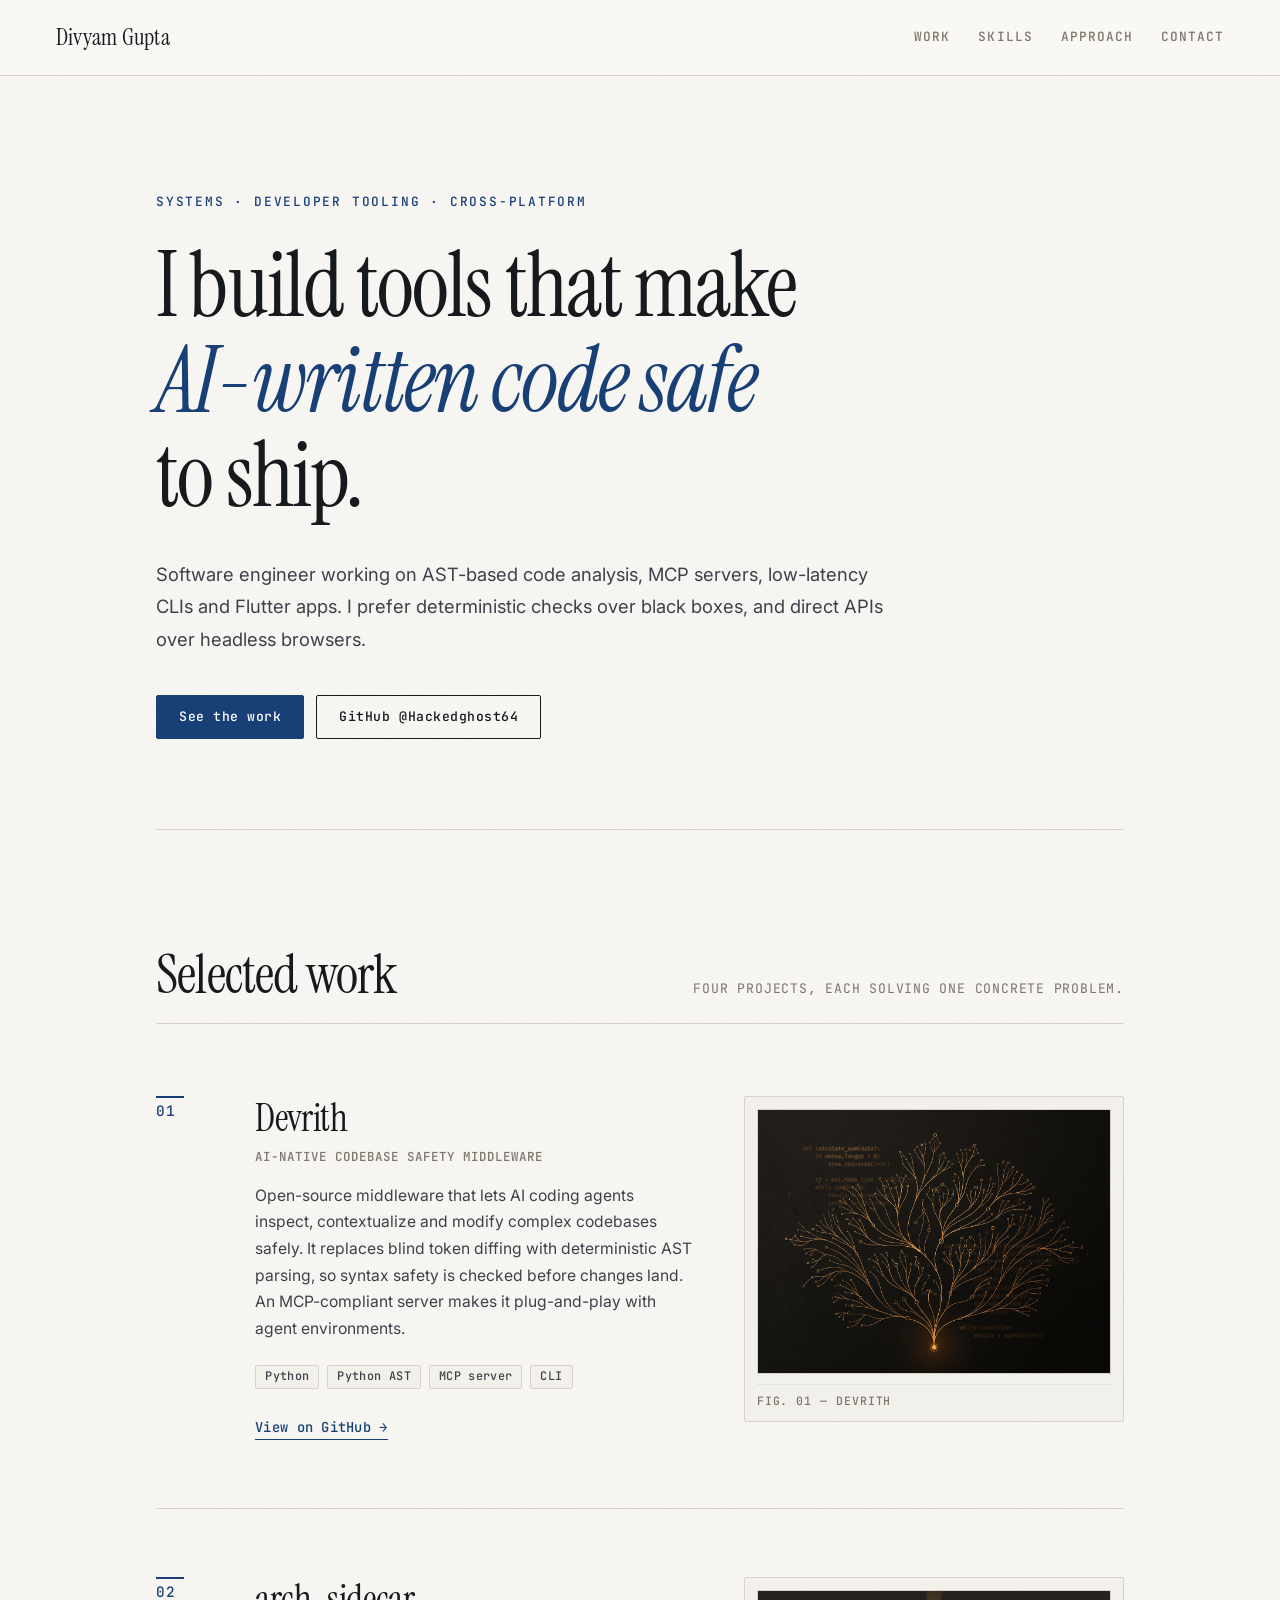
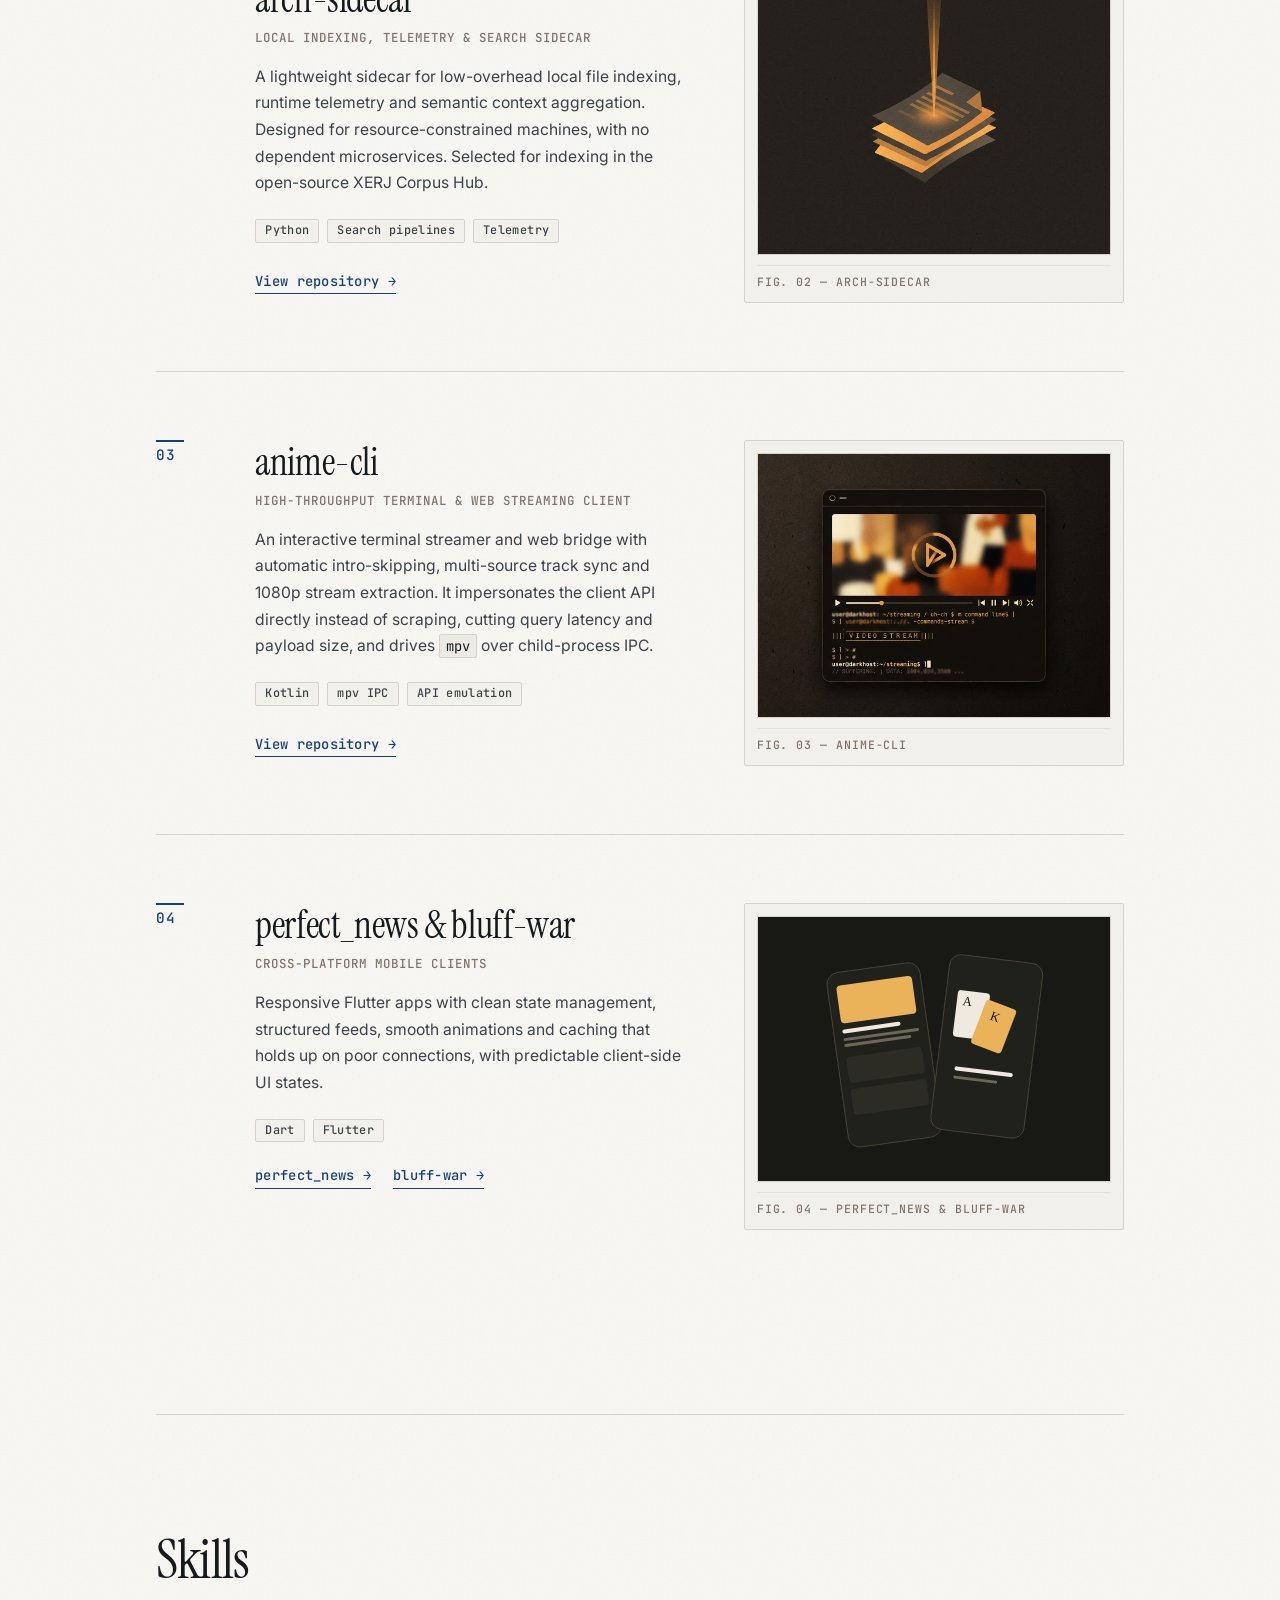
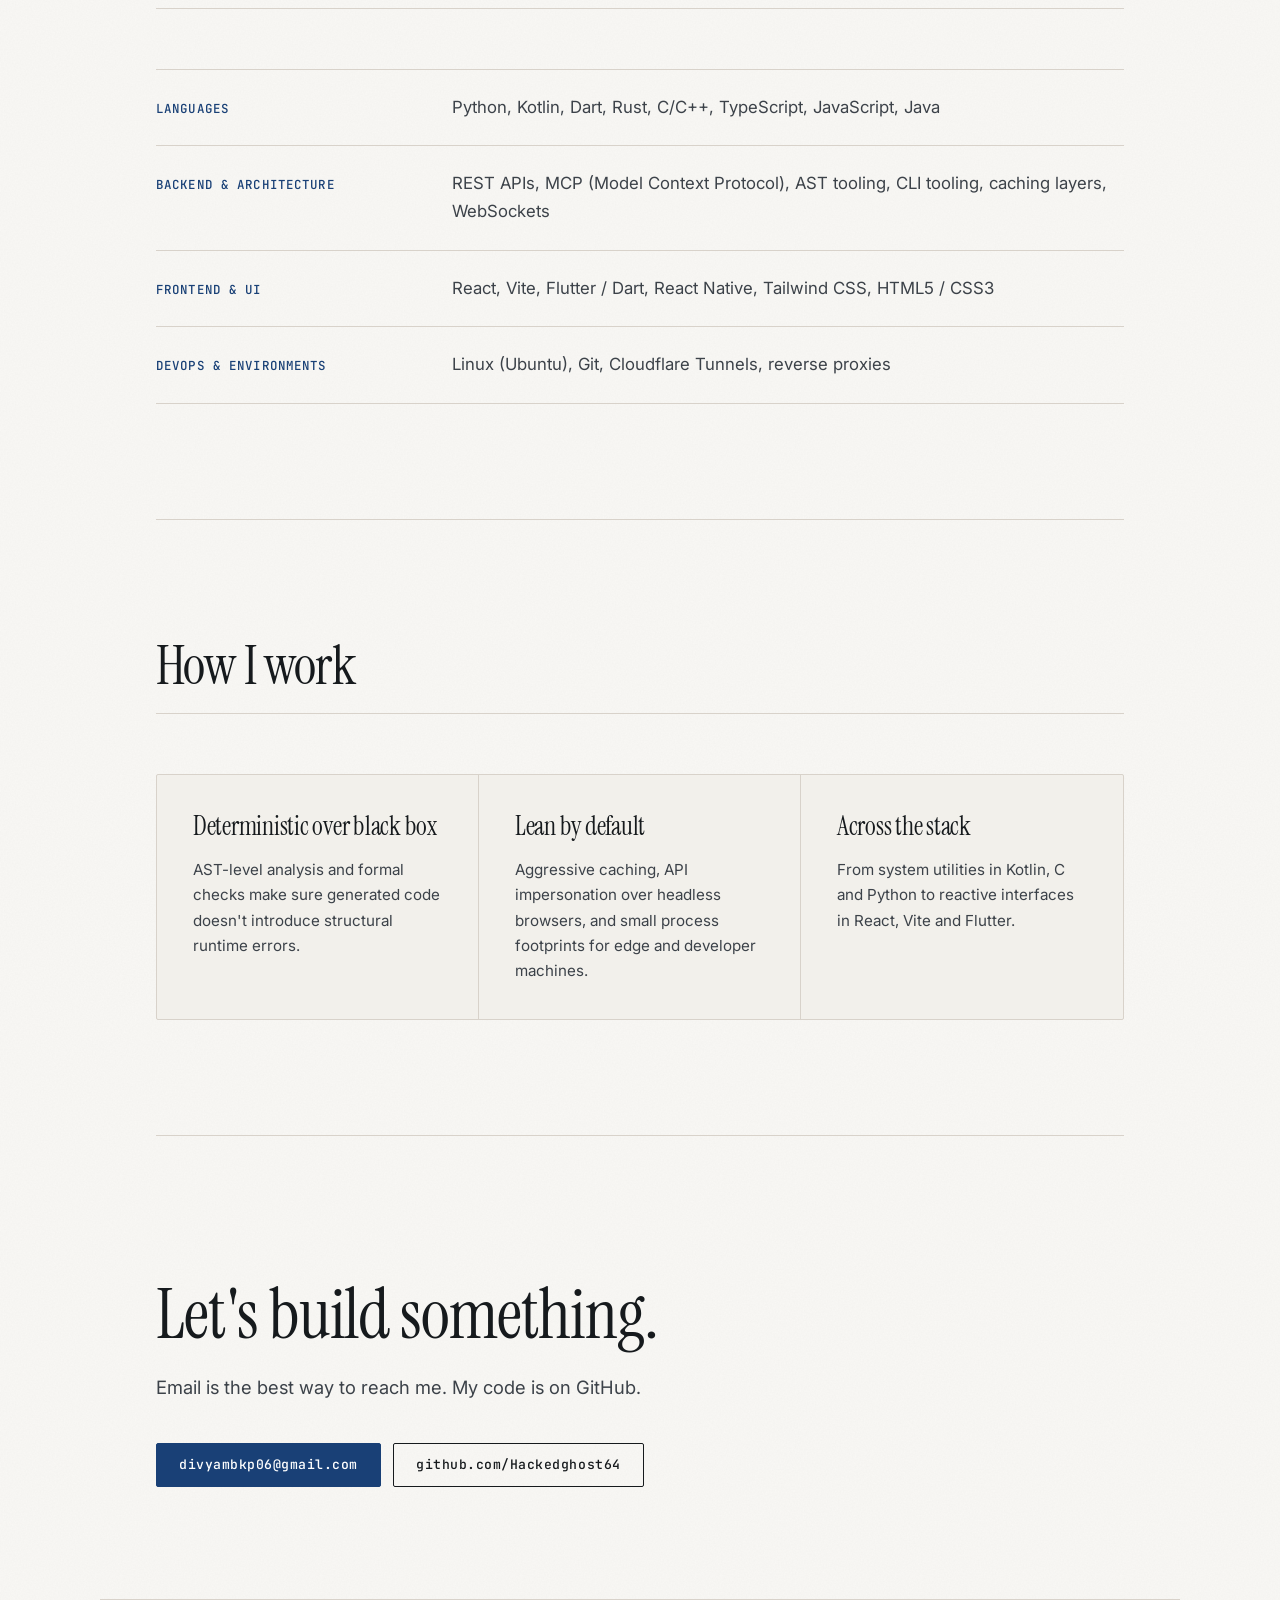
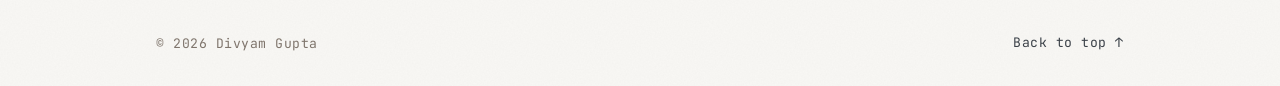
<file: index.html>
<!DOCTYPE html>
<html lang="en">
<head>
    <meta charset="UTF-8">
    <meta name="viewport" content="width=device-width, initial-scale=1.0">
    <title>Divyam Gupta — Developer Tooling &amp; Systems Engineer</title>
    <meta name="description" content="Divyam Gupta builds developer tooling: AST-based code safety for AI agents, MCP servers, CLIs and cross-platform Flutter apps.">
    <meta name="robots" content="index, follow">
    <link rel="canonical" href="https://hackedghost64.github.io/portfoilio/">
    <meta property="og:title" content="Divyam Gupta — Developer Tooling &amp; Systems Engineer">
    <meta property="og:description" content="AST-based code safety for AI agents, MCP servers, CLIs and cross-platform apps.">
    <meta property="og:type" content="website">
    <meta property="og:url" content="https://hackedghost64.github.io/portfoilio/">
    <meta property="og:image" content="https://hackedghost64.github.io/portfoilio/assets/devrith.jpg">
    <meta name="twitter:card" content="summary_large_image">
    <meta name="theme-color" content="#faf8f5">

    <link rel="preconnect" href="https://fonts.googleapis.com">
    <link rel="preconnect" href="https://fonts.gstatic.com" crossorigin>
    <link href="https://fonts.googleapis.com/css2?family=Instrument+Serif:ital@0;1&family=Inter:wght@400;500;600&family=JetBrains+Mono:wght@400;500&display=swap" rel="stylesheet">
    <link rel="stylesheet" href="css/style.css">
    <script src="js/main.js" defer></script>
</head>
<body>
    <a class="skip" href="#work">Skip to projects</a>

    <header class="site-header">
        <a class="brand" href="#top" aria-label="Divyam Gupta, home">Divyam Gupta</a>
        <nav aria-label="Primary">
            <a href="#work">Work</a>
            <a href="#skills">Skills</a>
            <a href="#approach">Approach</a>
            <a href="#contact">Contact</a>
        </nav>
    </header>

    <main id="top">
        <section class="hero">
            <p class="eyebrow">Systems · Developer tooling · Cross-platform</p>
            <h1>I build tools that make<br><em>AI-written code safe</em> to ship.</h1>
            <p class="lede">Software engineer working on AST-based code analysis, MCP servers, low-latency CLIs and Flutter apps. I prefer deterministic checks over black boxes, and direct APIs over headless browsers.</p>
            <div class="actions">
                <a class="btn primary" href="#work">See the work</a>
                <a class="btn" href="https://github.com/Hackedghost64" target="_blank" rel="noopener">GitHub @Hackedghost64</a>
            </div>
        </section>

        <section id="work" class="section" aria-labelledby="work-h">
            <div class="section-head">
                <h2 id="work-h">Selected work</h2>
                <p>Four projects, each solving one concrete problem.</p>
            </div>

            <ol class="projects">
                <li class="project reveal">
                    <span class="num">01</span>
                    <div class="body">
                        <h3>Devrith</h3>
                        <p class="kicker">AI-native codebase safety middleware</p>
                        <p>Open-source middleware that lets AI coding agents inspect, contextualize and modify complex codebases safely. It replaces blind token diffing with deterministic AST parsing, so syntax safety is checked before changes land. An MCP-compliant server makes it plug-and-play with agent environments.</p>
                        <ul class="tags"><li>Python</li><li>Python AST</li><li>MCP server</li><li>CLI</li></ul>
                        <a class="more" href="https://github.com/Hackedghost64" target="_blank" rel="noopener">View on GitHub →</a>
                    </div>
                    <figure class="shot">
                        <div class="figure-mat">
                            <img src="assets/devrith.jpg" alt="Abstract amber syntax tree on a dark background" width="1200" height="900" loading="lazy">
                        </div>
                        <figcaption class="fig-caption">Fig. 01 — Devrith</figcaption>
                    </figure>
                </li>
                <li class="project reveal">
                    <span class="num">02</span>
                    <div class="body">
                        <h3>arch-sidecar</h3>
                        <p class="kicker">Local indexing, telemetry &amp; search sidecar</p>
                        <p>A lightweight sidecar for low-overhead local file indexing, runtime telemetry and semantic context aggregation. Designed for resource-constrained machines, with no dependent microservices. Selected for indexing in the open-source XERJ Corpus Hub.</p>
                        <ul class="tags"><li>Python</li><li>Search pipelines</li><li>Telemetry</li></ul>
                        <a class="more" href="https://github.com/Hackedghost64/arch-sidecar" target="_blank" rel="noopener">View repository →</a>
                    </div>
                    <figure class="shot">
                        <div class="figure-mat">
                            <img src="assets/arch-sidecar.jpg" alt="Stack of documents indexed by a beam of light" width="1200" height="900" loading="lazy">
                        </div>
                        <figcaption class="fig-caption">Fig. 02 — arch-sidecar</figcaption>
                    </figure>
                </li>
                <li class="project reveal">
                    <span class="num">03</span>
                    <div class="body">
                        <h3>anime-cli</h3>
                        <p class="kicker">High-throughput terminal &amp; web streaming client</p>
                        <p>An interactive terminal streamer and web bridge with automatic intro-skipping, multi-source track sync and 1080p stream extraction. It impersonates the client API directly instead of scraping, cutting query latency and payload size, and drives <code>mpv</code> over child-process IPC.</p>
                        <ul class="tags"><li>Kotlin</li><li>mpv IPC</li><li>API emulation</li></ul>
                        <a class="more" href="https://github.com/Hackedghost64/anime-cli" target="_blank" rel="noopener">View repository →</a>
                    </div>
                    <figure class="shot">
                        <div class="figure-mat">
                            <img src="assets/anime-cli.jpg" alt="Terminal window with a video player" width="1200" height="900" loading="lazy">
                        </div>
                        <figcaption class="fig-caption">Fig. 03 — anime-cli</figcaption>
                    </figure>
                </li>
                <li class="project reveal">
                    <span class="num">04</span>
                    <div class="body">
                        <h3>perfect_news &amp; bluff-war</h3>
                        <p class="kicker">Cross-platform mobile clients</p>
                        <p>Responsive Flutter apps with clean state management, structured feeds, smooth animations and caching that holds up on poor connections, with predictable client-side UI states.</p>
                        <ul class="tags"><li>Dart</li><li>Flutter</li></ul>
                        <span class="more-row">
                            <a class="more" href="https://github.com/Hackedghost64/perfect_news" target="_blank" rel="noopener">perfect_news →</a>
                            <a class="more" href="https://github.com/Hackedghost64/bluff-war" target="_blank" rel="noopener">bluff-war →</a>
                        </span>
                    </div>
                    <figure class="shot">
                        <div class="figure-mat">
                            <img src="assets/mobile-apps.svg" alt="Two phone screens with a news feed and playing cards" width="1200" height="900" loading="lazy">
                        </div>
                        <figcaption class="fig-caption">Fig. 04 — perfect_news &amp; bluff-war</figcaption>
                    </figure>
                </li>
            </ol>
        </section>

        <section id="skills" class="section" aria-labelledby="skills-h">
            <div class="section-head">
                <h2 id="skills-h">Skills</h2>
            </div>
            <dl class="skills">
                <div class="reveal"><dt>Languages</dt><dd>Python, Kotlin, Dart, Rust, C/C++, TypeScript, JavaScript, Java</dd></div>
                <div class="reveal"><dt>Backend &amp; architecture</dt><dd>REST APIs, MCP (Model Context Protocol), AST tooling, CLI tooling, caching layers, WebSockets</dd></div>
                <div class="reveal"><dt>Frontend &amp; UI</dt><dd>React, Vite, Flutter / Dart, React Native, Tailwind CSS, HTML5 / CSS3</dd></div>
                <div class="reveal"><dt>DevOps &amp; environments</dt><dd>Linux (Ubuntu), Git, Cloudflare Tunnels, reverse proxies</dd></div>
            </dl>
        </section>

        <section id="approach" class="section" aria-labelledby="approach-h">
            <div class="section-head">
                <h2 id="approach-h">How I work</h2>
            </div>
            <div class="principles">
                <article class="reveal">
                    <h3>Deterministic over black box</h3>
                    <p>AST-level analysis and formal checks make sure generated code doesn't introduce structural runtime errors.</p>
                </article>
                <article class="reveal">
                    <h3>Lean by default</h3>
                    <p>Aggressive caching, API impersonation over headless browsers, and small process footprints for edge and developer machines.</p>
                </article>
                <article class="reveal">
                    <h3>Across the stack</h3>
                    <p>From system utilities in Kotlin, C and Python to reactive interfaces in React, Vite and Flutter.</p>
                </article>
            </div>
        </section>

        <section id="contact" class="section contact" aria-labelledby="contact-h">
            <h2 id="contact-h">Let's build something.</h2>
            <p>Email is the best way to reach me. My code is on GitHub.</p>
            <div class="actions">
                <a class="btn primary" href="mailto:divyambkp06@gmail.com">divyambkp06@gmail.com</a>
                <a class="btn" href="https://github.com/Hackedghost64" target="_blank" rel="noopener">github.com/Hackedghost64</a>
            </div>
        </section>
    </main>

    <footer class="site-footer">
        <p>© 2026 Divyam Gupta</p>
        <a href="#top">Back to top ↑</a>
    </footer>
</body>
</html>
</file>
<file: css/style.css>
:root {
    --bg: hsl(45 25% 97%);
    --surface: hsl(45 20% 93.5%);
    --surface-tint: hsl(45 15% 90%);
    --ink: hsl(210 15% 10%);
    --ink-dim: hsl(210 10% 26%);
    --muted: hsl(30 8% 46%);
    --line: hsl(35 15% 82%);
    --line-light: hsl(35 15% 88%);
    --accent: hsl(215 65% 28%);
    --accent-hover: hsl(215 75% 20%);
    --code-bg: hsl(45 15% 91%);
    --serif: 'Instrument Serif', Georgia, 'Times New Roman', serif;
    --sans: 'Inter', -apple-system, BlinkMacSystemFont, 'Segoe UI', system-ui, sans-serif;
    --mono: 'JetBrains Mono', ui-monospace, SFMono-Regular, Menlo, Monaco, Consolas, monospace;
    --max: 1080px;
    --pad: clamp(20px, 5vw, 56px);
}

*, *::before, *::after {
    box-sizing: border-box;
    margin: 0;
    padding: 0;
}

html {
    scroll-behavior: smooth;
    scroll-padding-top: 76px;
    background-color: var(--bg);
}

body {
    background-color: var(--bg);
    color: var(--ink);
    font: 400 1rem/1.7 var(--sans);
    -webkit-font-smoothing: antialiased;
    -moz-osx-font-smoothing: grayscale;
    /* faint laid paper fiber texture */
    background-image: url("data:image/svg+xml,%3Csvg xmlns='http://www.w3.org/2000/svg' width='200' height='200'%3E%3Cfilter id='paper'%3E%3CfeTurbulence type='fractalNoise' baseFrequency='0.65' numOctaves='3' stitchTiles='stitch'/%3E%3CfeColorMatrix values='0 0 0 0 0 0 0 0 0 0 0 0 0 0 0 0 0 0 0.022 0'/%3E%3C/filter%3E%3Crect width='100%25' height='100%25' filter='url(%23paper)'/%3E%3C/svg%3E");
}

a {
    color: inherit;
}

:focus-visible {
    outline: 2px solid var(--accent);
    outline-offset: 3px;
}

.skip {
    position: absolute;
    left: -999px;
    top: 8px;
    background: var(--accent);
    color: #ffffff;
    font-family: var(--mono);
    font-size: 0.82rem;
    font-weight: 500;
    letter-spacing: 0.04em;
    padding: 10px 16px;
    border-radius: 2px;
    z-index: 100;
    text-decoration: none;
}

.skip:focus {
    left: 12px;
}

/* Header */
.site-header {
    position: sticky;
    top: 0;
    z-index: 50;
    display: flex;
    justify-content: space-between;
    align-items: center;
    gap: 16px;
    padding: 18px var(--pad);
    background: hsl(45 25% 97% / 0.92);
    backdrop-filter: blur(10px);
    -webkit-backdrop-filter: blur(10px);
    border-bottom: 1px solid var(--line);
}

.brand {
    font-family: var(--serif);
    font-size: 1.45rem;
    font-weight: 400;
    color: var(--ink);
    text-decoration: none;
    letter-spacing: 0.01em;
    transition: color 0.15s ease;
}

.brand:hover {
    color: var(--accent);
}

.site-header nav {
    display: flex;
    gap: clamp(14px, 3vw, 28px);
}

.site-header nav a {
    font: 500 0.8rem/1 var(--mono);
    letter-spacing: 0.08em;
    text-transform: uppercase;
    color: var(--muted);
    text-decoration: none;
    transition: color 0.15s ease;
}

.site-header nav a:hover {
    color: var(--ink);
}

main {
    max-width: var(--max);
    margin: 0 auto;
    padding: 0 var(--pad);
}

/* Hero */
.hero {
    padding: clamp(72px, 13vh, 150px) 0 clamp(64px, 10vh, 112px);
}

.eyebrow {
    font: 500 0.8rem/1.4 var(--mono);
    letter-spacing: 0.14em;
    text-transform: uppercase;
    color: var(--accent);
    margin-bottom: 28px;
}

h1 {
    font: 400 clamp(2.75rem, 7.2vw, 5.6rem)/1.06 var(--serif);
    letter-spacing: -0.02em;
    max-width: 16ch;
    text-wrap: balance;
    color: var(--ink);
}

h1 em {
    font-style: italic;
    font-weight: 400;
    color: var(--accent);
}

.lede {
    max-width: 62ch;
    margin-top: 34px;
    font-size: 1.15rem;
    line-height: 1.75;
    color: var(--ink-dim);
}

.actions {
    display: flex;
    flex-wrap: wrap;
    gap: 12px;
    margin-top: 40px;
}

.btn {
    display: inline-flex;
    align-items: center;
    justify-content: center;
    min-height: 44px;
    padding: 0 22px;
    border: 1px solid var(--ink);
    border-radius: 2px;
    font-family: var(--mono);
    font-size: 0.82rem;
    font-weight: 500;
    letter-spacing: 0.04em;
    text-decoration: none;
    color: var(--ink);
    background: transparent;
    transition: background-color 0.18s ease, color 0.18s ease, border-color 0.18s ease;
}

.btn:hover {
    background: var(--ink);
    color: var(--bg);
}

.btn.primary {
    background: var(--accent);
    color: #ffffff;
    border-color: var(--accent);
}

.btn.primary:hover {
    background: var(--accent-hover);
    border-color: var(--accent-hover);
    color: #ffffff;
}

/* Sections */
.section {
    padding: clamp(64px, 9vw, 120px) 0;
    border-top: 1px solid var(--line);
}

.section-head {
    display: flex;
    flex-wrap: wrap;
    justify-content: space-between;
    align-items: baseline;
    gap: 14px;
    margin-bottom: clamp(36px, 5vw, 60px);
    border-bottom: 1px solid var(--line);
    padding-bottom: 18px;
}

h2 {
    font: 400 clamp(2.2rem, 4.6vw, 3.4rem)/1.1 var(--serif);
    letter-spacing: -0.015em;
    color: var(--ink);
}

.section-head p {
    font: 400 0.82rem/1.4 var(--mono);
    letter-spacing: 0.06em;
    text-transform: uppercase;
    color: var(--muted);
}

/* Projects */
.projects {
    list-style: none;
}

.project {
    display: grid;
    grid-template-columns: 48px minmax(0, 1.15fr) minmax(0, 1fr);
    gap: 24px clamp(24px, 4vw, 56px);
    align-items: start;
    padding: clamp(48px, 6vw, 68px) 0;
    border-top: 1px solid var(--line);
}

.project:first-child {
    border-top: 0;
    padding-top: 12px;
}

.num {
    font: 500 0.9rem/1.2 var(--mono);
    color: var(--accent);
    letter-spacing: 0.08em;
    padding-top: 4px;
    border-top: 2px solid var(--accent);
    display: inline-block;
    width: 28px;
}

.project h3 {
    font: 400 clamp(1.85rem, 3.2vw, 2.4rem)/1.15 var(--serif);
    color: var(--ink);
    letter-spacing: -0.01em;
}

.kicker {
    font: 500 0.78rem/1.5 var(--mono);
    letter-spacing: 0.08em;
    text-transform: uppercase;
    color: var(--muted);
    margin: 8px 0 16px;
}

.project .body > p:not(.kicker) {
    max-width: 62ch;
    color: var(--ink-dim);
    line-height: 1.7;
    font-size: 0.98rem;
}

code {
    font-family: var(--mono);
    font-size: 0.88em;
    color: var(--ink);
    background: var(--code-bg);
    padding: 2px 6px;
    border-radius: 2px;
    border: 1px solid var(--line);
}

.tags {
    list-style: none;
    display: flex;
    flex-wrap: wrap;
    gap: 6px 8px;
    margin: 22px 0 24px;
}

.tags li {
    font: 500 0.74rem/1 var(--mono);
    letter-spacing: 0.03em;
    padding: 5px 9px;
    border: 1px solid var(--line);
    border-radius: 2px;
    background: var(--surface);
    color: var(--ink-dim);
}

.more-row {
    display: flex;
    flex-wrap: wrap;
    gap: 22px;
}

.more {
    display: inline-flex;
    align-items: center;
    gap: 4px;
    font: 500 0.86rem/1.4 var(--mono);
    letter-spacing: 0.02em;
    color: var(--accent);
    text-decoration: none;
    border-bottom: 1px solid var(--accent);
    padding-bottom: 2px;
    transition: color 0.15s ease, border-color 0.15s ease;
}

.more:hover {
    color: var(--accent-hover);
    border-color: var(--accent-hover);
}

/* Framed Figures (Matted presentation for dark artwork) */
.shot {
    margin: 0;
    background: var(--surface);
    border: 1px solid var(--line);
    border-radius: 2px;
    padding: 12px;
    box-shadow: none;
    transition: border-color 0.18s ease;
}

.shot:hover {
    border-color: var(--ink-dim);
}

.figure-mat {
    background: #141512;
    border: 1px solid var(--line);
    border-radius: 1px;
    overflow: hidden;
    line-height: 0;
}

.figure-mat img {
    display: block;
    width: 100%;
    height: auto;
    object-fit: cover;
    filter: contrast(1.02);
}

.fig-caption {
    font: 500 0.72rem/1.4 var(--mono);
    letter-spacing: 0.08em;
    text-transform: uppercase;
    color: var(--muted);
    margin-top: 10px;
    padding-top: 8px;
    border-top: 1px solid var(--line-light);
}

/* Skills */
.skills {
    display: flex;
    flex-direction: column;
}

.skills > div {
    display: grid;
    grid-template-columns: minmax(180px, 260px) 1fr;
    gap: 12px 36px;
    align-items: baseline;
    padding: 24px 0;
    border-top: 1px solid var(--line);
}

.skills > div:last-child {
    border-bottom: 1px solid var(--line);
}

.skills dt {
    font: 500 0.78rem/1.6 var(--mono);
    letter-spacing: 0.09em;
    text-transform: uppercase;
    color: var(--accent);
}

.skills dd {
    font: 400 1.05rem/1.65 var(--sans);
    color: var(--ink-dim);
}

/* Principles / Approach */
.principles {
    display: grid;
    grid-template-columns: repeat(3, minmax(0, 1fr));
    gap: 0;
    border: 1px solid var(--line);
    background: var(--surface);
    border-radius: 2px;
}

.principles article {
    padding: clamp(24px, 4vw, 36px);
    border-right: 1px solid var(--line);
    background: transparent;
    display: flex;
    flex-direction: column;
}

.principles article:last-child {
    border-right: none;
}

.principles h3 {
    font: 400 clamp(1.35rem, 2vw, 1.65rem)/1.25 var(--serif);
    color: var(--ink);
    margin-bottom: 14px;
    letter-spacing: -0.01em;
}

.principles p {
    font: 400 0.95rem/1.65 var(--sans);
    color: var(--ink-dim);
    margin: 0;
}

/* Contact */
.contact {
    text-align: left;
    padding: clamp(72px, 12vw, 140px) 0 clamp(64px, 10vw, 112px);
}

.contact h2 {
    font: 400 clamp(2.4rem, 6vw, 4.4rem)/1.08 var(--serif);
    color: var(--ink);
    letter-spacing: -0.015em;
    margin-bottom: 20px;
}

.contact p {
    font-size: 1.15rem;
    line-height: 1.7;
    color: var(--ink-dim);
    max-width: 54ch;
    margin-bottom: 36px;
}

/* Footer */
.site-footer {
    max-width: var(--max);
    margin: 0 auto;
    padding: 36px var(--pad);
    display: flex;
    justify-content: space-between;
    align-items: center;
    gap: 16px;
    flex-wrap: wrap;
    border-top: 1px solid var(--line);
    color: var(--muted);
    font: 400 0.82rem/1 var(--mono);
    letter-spacing: 0.04em;
}

.site-footer a {
    color: var(--ink-dim);
    text-decoration: none;
    border-bottom: 1px solid transparent;
    transition: color 0.15s ease, border-color 0.15s ease;
}

.site-footer a:hover {
    color: var(--accent);
    border-color: var(--accent);
}

/* Reveal behavior: only hidden when JS has opted in */
.js .reveal {
    opacity: 0;
    transform: translateY(18px);
    transition: opacity 0.6s cubic-bezier(0.16, 1, 0.3, 1), transform 0.6s cubic-bezier(0.16, 1, 0.3, 1);
}

.js .reveal.in {
    opacity: 1;
    transform: none;
}

/* Responsive */
@media (max-width: 860px) {
    .project {
        grid-template-columns: 36px 1fr;
        gap: 20px 24px;
    }
    .shot {
        grid-column: 2;
        margin-top: 10px;
    }
    .principles {
        grid-template-columns: 1fr;
    }
    .principles article {
        border-right: none;
        border-bottom: 1px solid var(--line);
    }
    .principles article:last-child {
        border-bottom: none;
    }
}

@media (max-width: 640px) {
    .project {
        grid-template-columns: 1fr;
        gap: 14px;
        padding: 40px 0;
    }
    .num {
        padding-top: 0;
        margin-bottom: 2px;
    }
    .shot {
        grid-column: 1;
        margin-top: 10px;
    }
    .skills > div {
        grid-template-columns: 1fr;
        gap: 6px;
        padding: 18px 0;
    }
    .site-header nav a:nth-child(2) {
        display: none;
    }
}

@media (prefers-reduced-motion: reduce) {
    html {
        scroll-behavior: auto;
    }
    *, *::before, *::after {
        transition: none !important;
        animation: none !important;
    }
    .js .reveal {
        opacity: 1 !important;
        transform: none !important;
    }
}
</file>
